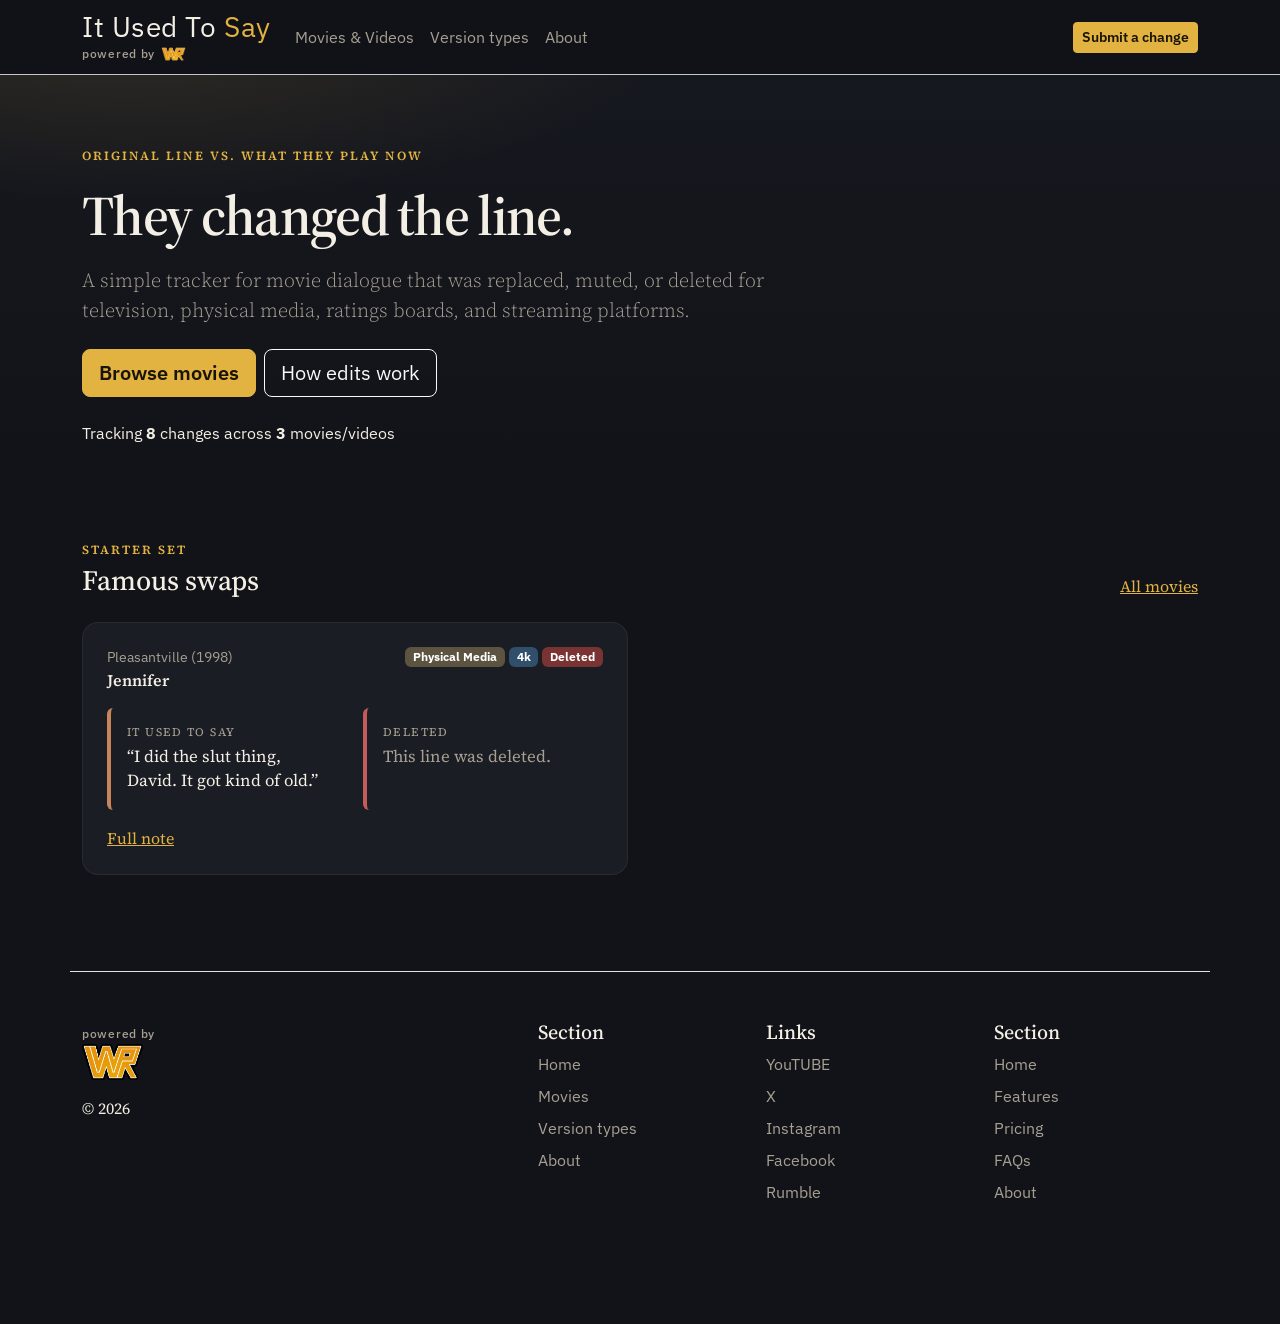
<file: index.html>
<!DOCTYPE html>
<html lang="en">
<head>
  <meta charset="utf-8">
  <meta name="viewport" content="width=device-width, initial-scale=1">
  <title>It Used To Say · Movie line changes</title>
  <meta name="description" content="A tracker for movie lines that were replaced, muted, or deleted for TV, physical media, and streaming.">
  <link rel="preconnect" href="https://fonts.googleapis.com">
  <link rel="preconnect" href="https://fonts.gstatic.com" crossorigin>
  <link href="https://fonts.googleapis.com/css2?family=IBM+Plex+Sans:wght@400;500;600&family=Source+Serif+4:opsz,wght@8..60,400;8..60,600&display=swap" rel="stylesheet">
  <link href="https://cdn.jsdelivr.net/npm/bootstrap@5.3.8/dist/css/bootstrap.min.css" rel="stylesheet" integrity="sha384-sRIl4kxILFvY47J16cr9ZwB07vP4J8+LH7qKQnuqkuIAvNWLzeN8tE5YBujZqJLB" crossorigin="anonymous">
  <link href="css/custom.css" rel="stylesheet">
</head>
<body data-page="home">
  <div data-partial="navbar"></div>

  <header class="hero">
    <div class="container">
      <p class="kicker mb-3">Original line vs. what they play now</p>
      <h1 class="display-4 mb-3">They changed the line.</h1>
      <p class="lead text-muted-2 col-lg-8">A simple tracker for movie dialogue that was replaced, muted, or deleted for television, physical media, ratings boards, and streaming platforms.</p>
      <div class="d-flex flex-wrap gap-2 mt-4">
        <a class="btn btn-lg btn-accent" href="movies.html">Browse movies</a>
        <a class="btn btn-lg btn-outline-light" href="versions.html">How edits work</a>
      </div>
      <p class="meta mt-4 mb-0">
        Tracking <strong id="stat-changes">—</strong> changes across <strong id="stat-movies">—</strong> movies/videos
      </p>
    </div>
  </header>

  <main class="container py-5">
    <div class="d-flex justify-content-between align-items-end mb-4">
      <div>
        <p class="kicker mb-1">Starter set</p>
        <h2 class="h3 mb-0">Famous swaps</h2>
      </div>
      <a href="movies.html">All movies</a>
    </div>
    <div id="featured" class="row g-4"></div>
  </main>

  <div data-partial="footer"></div>

  <script src="https://cdn.jsdelivr.net/npm/bootstrap@5.3.8/dist/js/bootstrap.bundle.min.js" integrity="sha384-FKyoEForCGlyvwx9Hj09JcYn3nv7wiPVlz7YYwJrWVcXK/BmnVDxM+D2scQbITxI" crossorigin="anonymous"></script>
  <script src="js/app.js"></script>
</body>
</html>
</file>
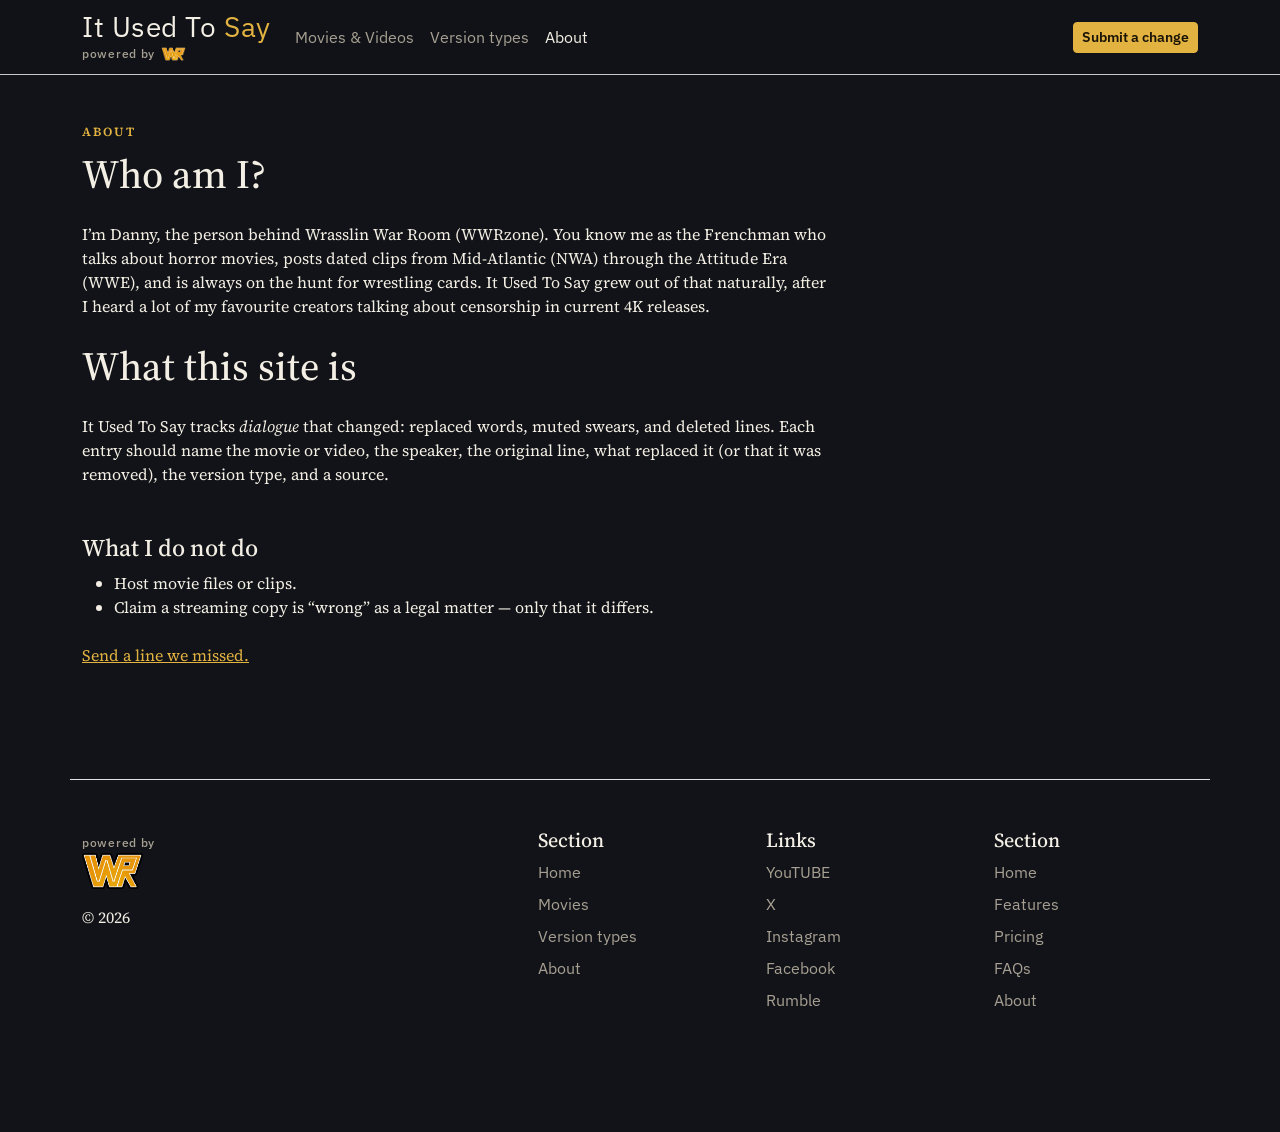
<file: about.html>
<!DOCTYPE html>
<html lang="en">
<head>
  <meta charset="utf-8">
  <meta name="viewport" content="width=device-width, initial-scale=1">
  <title>About · It Used To Say</title>
  <link rel="preconnect" href="https://fonts.googleapis.com">
  <link rel="preconnect" href="https://fonts.gstatic.com" crossorigin>
  <link href="https://fonts.googleapis.com/css2?family=IBM+Plex+Sans:wght@400;500;600&family=Source+Serif+4:opsz,wght@8..60,400;8..60,600&display=swap" rel="stylesheet">
  <link href="https://cdn.jsdelivr.net/npm/bootstrap@5.3.8/dist/css/bootstrap.min.css" rel="stylesheet" integrity="sha384-sRIl4kxILFvY47J16cr9ZwB07vP4J8+LH7qKQnuqkuIAvNWLzeN8tE5YBujZqJLB" crossorigin="anonymous">
  <link href="css/custom.css" rel="stylesheet">
</head>
<body data-page="about">
  <div data-partial="navbar"></div>

  <main class="container py-5">
    <p class="kicker mb-2">About</p>
    <h1 class="mb-4">Who am I?</h1>
    <div class="col-lg-8">
      I’m Danny, the person behind Wrasslin War Room (WWRzone). You know me as the Frenchman who talks about horror movies, posts dated clips from Mid-Atlantic (NWA) through the Attitude Era (WWE), and is always on the hunt for wrestling cards. <span>It Used To Say</span> grew out of that naturally, after I heard a lot of my favourite creators talking about censorship in current 4K releases.
    </div>
    <h1 class="mt-4 mb-4">What this site is</h1>
    <div class="col-lg-8">
      <p>It Used To Say tracks <em>dialogue</em> that changed: replaced words, muted swears, and deleted lines. Each entry should name the movie or video, the speaker, the original line, what replaced it (or that it was removed), the version type, and a source.</p>
      <h2 class="h4 mt-5">What I do not do</h2>
      <ul>
        <li>Host movie files or clips.</li>
        <li>Claim a streaming copy is “wrong” as a legal matter — only that it differs.</li>
      </ul>
      <p class="mt-4"><a href="submit.html">Send a line we missed.</a></p>
    </div>
  </main>

  <div data-partial="footer"></div>

  <script src="https://cdn.jsdelivr.net/npm/bootstrap@5.3.8/dist/js/bootstrap.bundle.min.js" integrity="sha384-FKyoEForCGlyvwx9Hj09JcYn3nv7wiPVlz7YYwJrWVcXK/BmnVDxM+D2scQbITxI" crossorigin="anonymous"></script>
  <script src="js/app.js"></script>
</body>
</html>
</file>
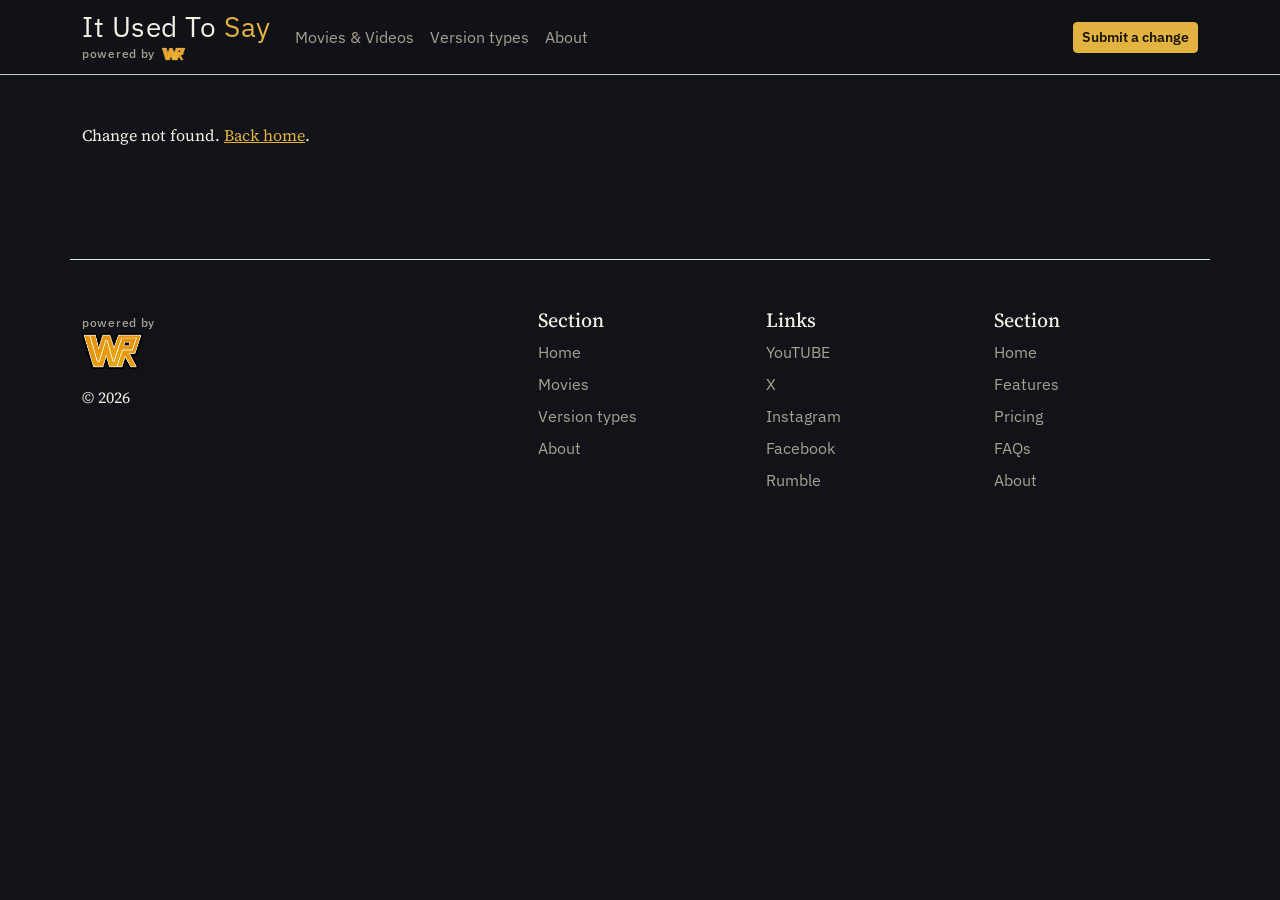
<file: change.html>
<!DOCTYPE html>
<html lang="en">
<head>
  <meta charset="utf-8">
  <meta name="viewport" content="width=device-width, initial-scale=1">
  <title>Line change · It Used To Say</title>
  <link rel="preconnect" href="https://fonts.googleapis.com">
  <link rel="preconnect" href="https://fonts.gstatic.com" crossorigin>
  <link href="https://fonts.googleapis.com/css2?family=IBM+Plex+Sans:wght@400;500;600&family=Source+Serif+4:opsz,wght@8..60,400;8..60,600&display=swap" rel="stylesheet">
  <link href="https://cdn.jsdelivr.net/npm/bootstrap@5.3.8/dist/css/bootstrap.min.css" rel="stylesheet" integrity="sha384-sRIl4kxILFvY47J16cr9ZwB07vP4J8+LH7qKQnuqkuIAvNWLzeN8tE5YBujZqJLB" crossorigin="anonymous">
  <link href="css/custom.css" rel="stylesheet">
</head>
<body data-page="change">
  <div data-partial="navbar"></div>

  <main class="container py-5">
    <div id="change-root"></div>
  </main>

  <div data-partial="footer"></div>

  <script src="https://cdn.jsdelivr.net/npm/bootstrap@5.3.8/dist/js/bootstrap.bundle.min.js" integrity="sha384-FKyoEForCGlyvwx9Hj09JcYn3nv7wiPVlz7YYwJrWVcXK/BmnVDxM+D2scQbITxI" crossorigin="anonymous"></script>
  <script src="js/app.js"></script>
</body>
</html>
</file>
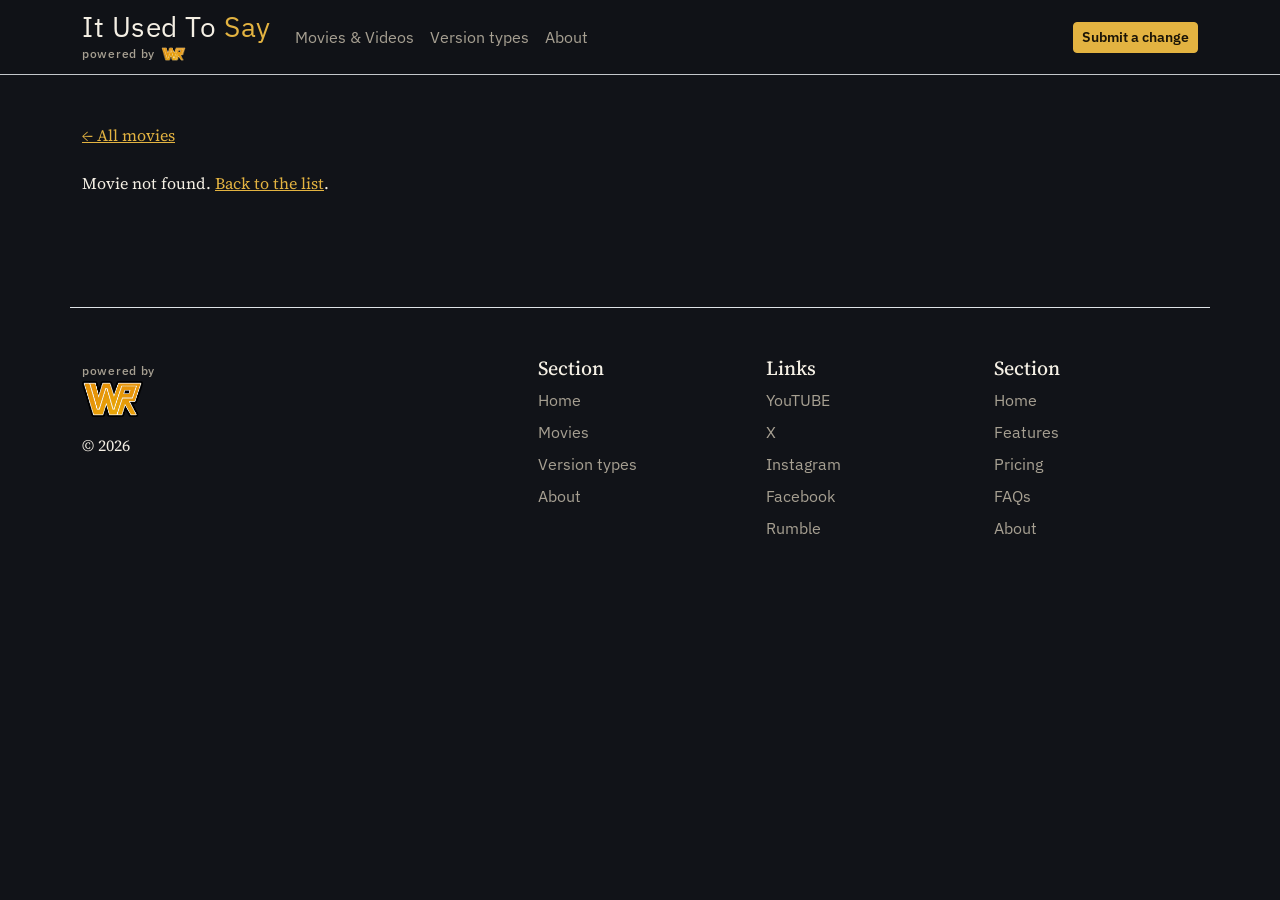
<file: movie.html>
<!DOCTYPE html>
<html lang="en">
<head>
  <meta charset="utf-8">
  <meta name="viewport" content="width=device-width, initial-scale=1">
  <title>Movie · It Used To Say</title>
  <link rel="preconnect" href="https://fonts.googleapis.com">
  <link rel="preconnect" href="https://fonts.gstatic.com" crossorigin>
  <link href="https://fonts.googleapis.com/css2?family=IBM+Plex+Sans:wght@400;500;600&family=Source+Serif+4:opsz,wght@8..60,400;8..60,600&display=swap" rel="stylesheet">
  <link href="https://cdn.jsdelivr.net/npm/bootstrap@5.3.8/dist/css/bootstrap.min.css" rel="stylesheet" integrity="sha384-sRIl4kxILFvY47J16cr9ZwB07vP4J8+LH7qKQnuqkuIAvNWLzeN8tE5YBujZqJLB" crossorigin="anonymous">
  <link href="css/custom.css" rel="stylesheet">
</head>
<body data-page="movie">
  <div data-partial="navbar"></div>

  <main class="container py-5">
    <p class="mb-4"><a href="movies.html">← All movies</a></p>
    <div id="movie-root"></div>
  </main>

  <div data-partial="footer"></div>

  <script src="https://cdn.jsdelivr.net/npm/bootstrap@5.3.8/dist/js/bootstrap.bundle.min.js" integrity="sha384-FKyoEForCGlyvwx9Hj09JcYn3nv7wiPVlz7YYwJrWVcXK/BmnVDxM+D2scQbITxI" crossorigin="anonymous"></script>
  <script src="js/app.js"></script>
</body>
</html>
</file>
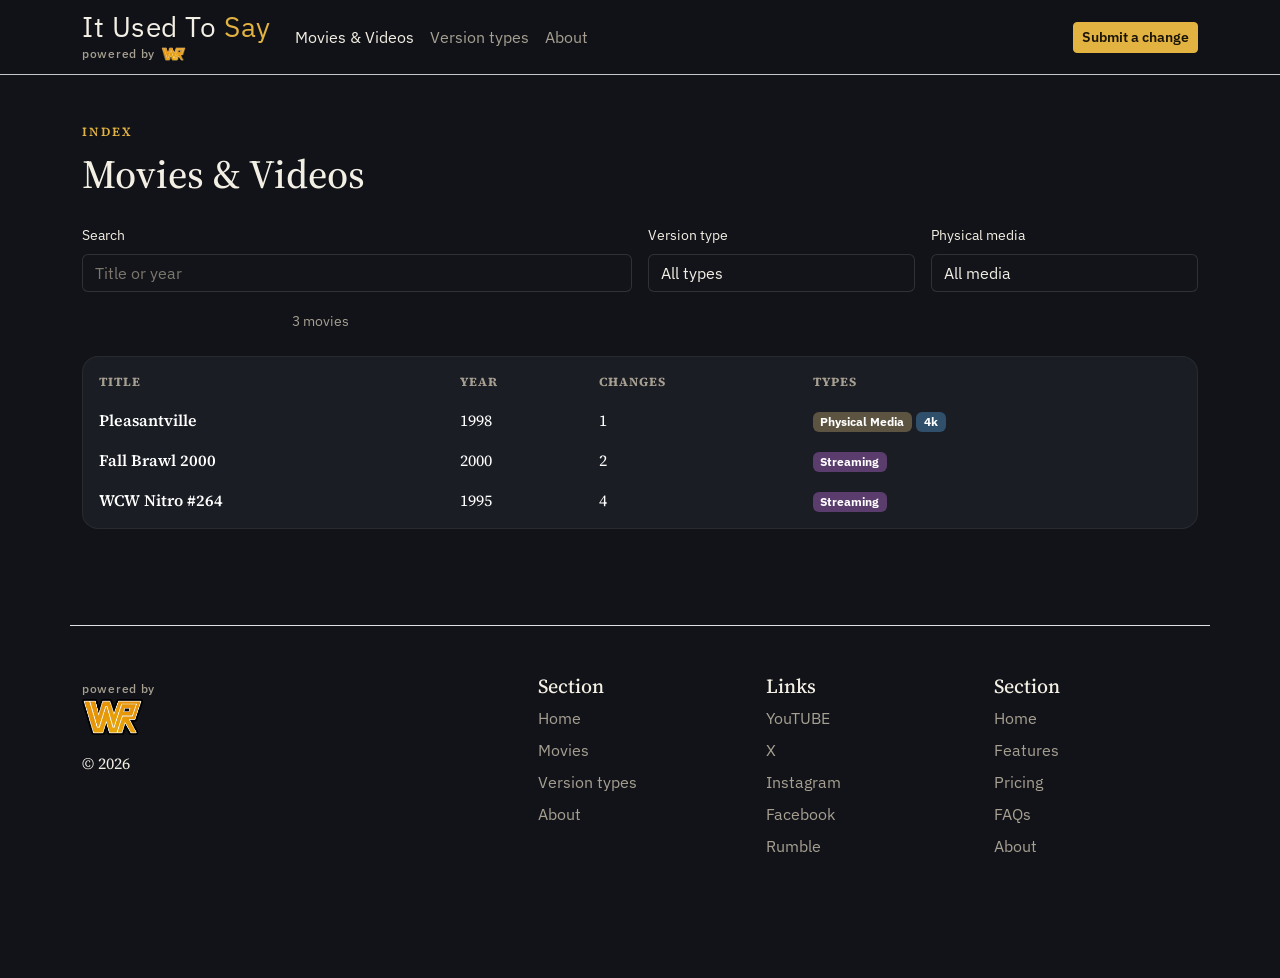
<file: movies.html>
<!DOCTYPE html>
<html lang="en">
<head>
  <meta charset="utf-8">
  <meta name="viewport" content="width=device-width, initial-scale=1">
  <title>Movies · It Used To Say</title>
  <link rel="preconnect" href="https://fonts.googleapis.com">
  <link rel="preconnect" href="https://fonts.gstatic.com" crossorigin>
  <link href="https://fonts.googleapis.com/css2?family=IBM+Plex+Sans:wght@400;500;600&family=Source+Serif+4:opsz,wght@8..60,400;8..60,600&display=swap" rel="stylesheet">
  <link href="https://cdn.jsdelivr.net/npm/bootstrap@5.3.8/dist/css/bootstrap.min.css" rel="stylesheet" integrity="sha384-sRIl4kxILFvY47J16cr9ZwB07vP4J8+LH7qKQnuqkuIAvNWLzeN8tE5YBujZqJLB" crossorigin="anonymous">
  <link href="css/custom.css" rel="stylesheet">
</head>
<body data-page="movies">
  <div data-partial="navbar"></div>

  <main class="container py-5">
    <p class="kicker mb-2">Index</p>
    <h1 class="mb-4">Movies & Videos</h1>
    <div class="row g-3 align-items-end mb-4">
      <div class="col-md-6">
        <label class="form-label meta small" for="q">Search</label>
        <input class="form-control" id="q" type="search" placeholder="Title or year">
      </div>
      <div class="col-md-3">
        <label class="form-label meta small" for="type">Version type</label>
        <select class="form-select" id="type">
          <option value="">All types</option>
          <option value="tv">TV</option>
          <option value="physical">Physical Media</option>
          <option value="streaming">Streaming</option>
          <option value="rating">Ratings cut</option>
          <option value="regional">Regional</option>
        </select>
      </div>
      <div class="col-md-3">
        <label class="form-label meta small" for="medium">Physical media</label>
        <select class="form-select" id="medium">
          <option value="">All media</option>
          <option value="4k">4K UHD</option>
          <option value="bluray">Blu-ray</option>
          <option value="dvd">DVD</option>
          <option value="vhs">VHS</option>
        </select>
      </div>
      <div class="col-md-3 text-md-end">
        <span id="movie-count" class="text-muted-2 meta small"></span>
      </div>
    </div>
    <div class="table-responsive line-card p-2">
      <table class="table table-borderless align-middle mb-0">
        <thead>
          <tr>
            <th>Title</th>
            <th>Year</th>
            <th>Changes</th>
            <th>Types</th>
          </tr>
        </thead>
        <tbody id="movie-rows"></tbody>
      </table>
    </div>
  </main>

  <div data-partial="footer"></div>

  <script src="https://cdn.jsdelivr.net/npm/bootstrap@5.3.8/dist/js/bootstrap.bundle.min.js" integrity="sha384-FKyoEForCGlyvwx9Hj09JcYn3nv7wiPVlz7YYwJrWVcXK/BmnVDxM+D2scQbITxI" crossorigin="anonymous"></script>
  <script src="js/app.js"></script>
</body>
</html>
</file>
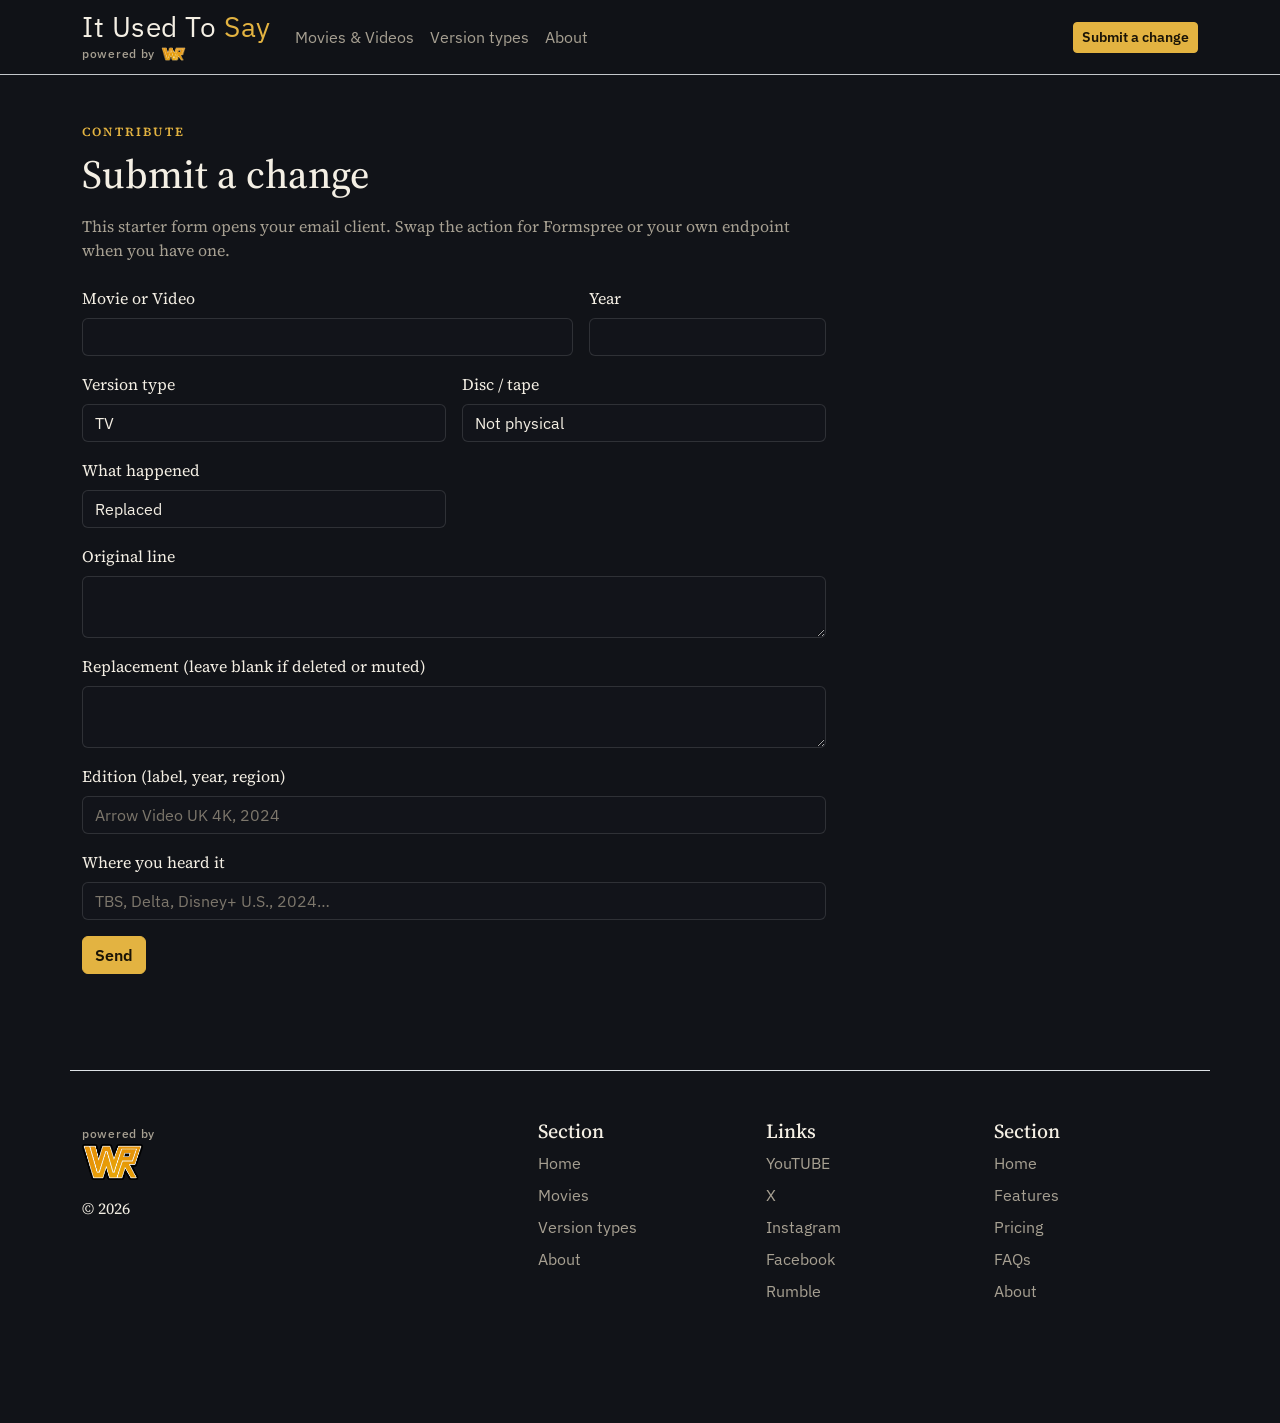
<file: submit.html>
<!DOCTYPE html>
<html lang="en">
<head>
  <meta charset="utf-8">
  <meta name="viewport" content="width=device-width, initial-scale=1">
  <title>Submit a change · It Used To Say</title>
  <link rel="preconnect" href="https://fonts.googleapis.com">
  <link rel="preconnect" href="https://fonts.gstatic.com" crossorigin>
  <link href="https://fonts.googleapis.com/css2?family=IBM+Plex+Sans:wght@400;500;600&family=Source+Serif+4:opsz,wght@8..60,400;8..60,600&display=swap" rel="stylesheet">
  <link href="https://cdn.jsdelivr.net/npm/bootstrap@5.3.8/dist/css/bootstrap.min.css" rel="stylesheet" integrity="sha384-sRIl4kxILFvY47J16cr9ZwB07vP4J8+LH7qKQnuqkuIAvNWLzeN8tE5YBujZqJLB" crossorigin="anonymous">
  <link href="css/custom.css" rel="stylesheet">
</head>
<body data-page="submit">
  <div data-partial="navbar"></div>

  <main class="container py-5">
    <p class="kicker mb-2">Contribute</p>
    <h1 class="mb-3">Submit a change</h1>
    <p class="text-muted-2 col-lg-8 mb-4">This starter form opens your email client. Swap the action for Formspree or your own endpoint when you have one.</p>

    <form class="col-lg-8" action="mailto:tips@example.com" method="post" enctype="text/plain">
      <div class="row g-3">
        <div class="col-md-8">
          <label class="form-label" for="movie">Movie or Video</label>
          <input class="form-control" id="movie" name="movie" required>
        </div>
        <div class="col-md-4">
          <label class="form-label" for="year">Year</label>
          <input class="form-control" id="year" name="year" inputmode="numeric">
        </div>
        <div class="col-md-6">
          <label class="form-label" for="type">Version type</label>
          <select class="form-select" id="type" name="type">
            <option value="tv">TV</option>
            <option value="physical">Physical Media</option>
            <option value="streaming">Streaming</option>
            <option value="rating">Ratings cut</option>
            <option value="regional">Regional</option>
          </select>
        </div>
        <div class="col-md-6">
          <label class="form-label" for="medium">Disc / tape</label>
          <select class="form-select" id="medium" name="medium">
            <option value="">Not physical</option>
            <option value="4k">4K UHD</option>
            <option value="bluray">Blu-ray</option>
            <option value="dvd">DVD</option>
            <option value="vhs">VHS</option>
          </select>
        </div>
        <div class="col-md-6">
          <label class="form-label" for="action">What happened</label>
          <select class="form-select" id="action" name="action">
            <option value="replaced">Replaced</option>
            <option value="deleted">Deleted</option>
            <option value="muted">Muted</option>
          </select>
        </div>
        <div class="col-12">
          <label class="form-label" for="original">Original line</label>
          <textarea class="form-control" id="original" name="original" rows="2" required></textarea>
        </div>
        <div class="col-12">
          <label class="form-label" for="replacement">Replacement (leave blank if deleted or muted)</label>
          <textarea class="form-control" id="replacement" name="replacement" rows="2"></textarea>
        </div>
        <div class="col-12">
          <label class="form-label" for="edition">Edition (label, year, region)</label>
          <input class="form-control" id="edition" name="edition" placeholder="Arrow Video UK 4K, 2024">
        </div>
        <div class="col-12">
          <label class="form-label" for="source">Where you heard it</label>
          <input class="form-control" id="source" name="source" placeholder="TBS, Delta, Disney+ U.S., 2024…">
        </div>
        <div class="col-12">
          <button class="btn btn-accent" type="submit">Send</button>
        </div>
      </div>
    </form>
  </main>

  <div data-partial="footer"></div>

  <script src="https://cdn.jsdelivr.net/npm/bootstrap@5.3.8/dist/js/bootstrap.bundle.min.js" integrity="sha384-FKyoEForCGlyvwx9Hj09JcYn3nv7wiPVlz7YYwJrWVcXK/BmnVDxM+D2scQbITxI" crossorigin="anonymous"></script>
  <script src="js/app.js"></script>
</body>
</html>
</file>
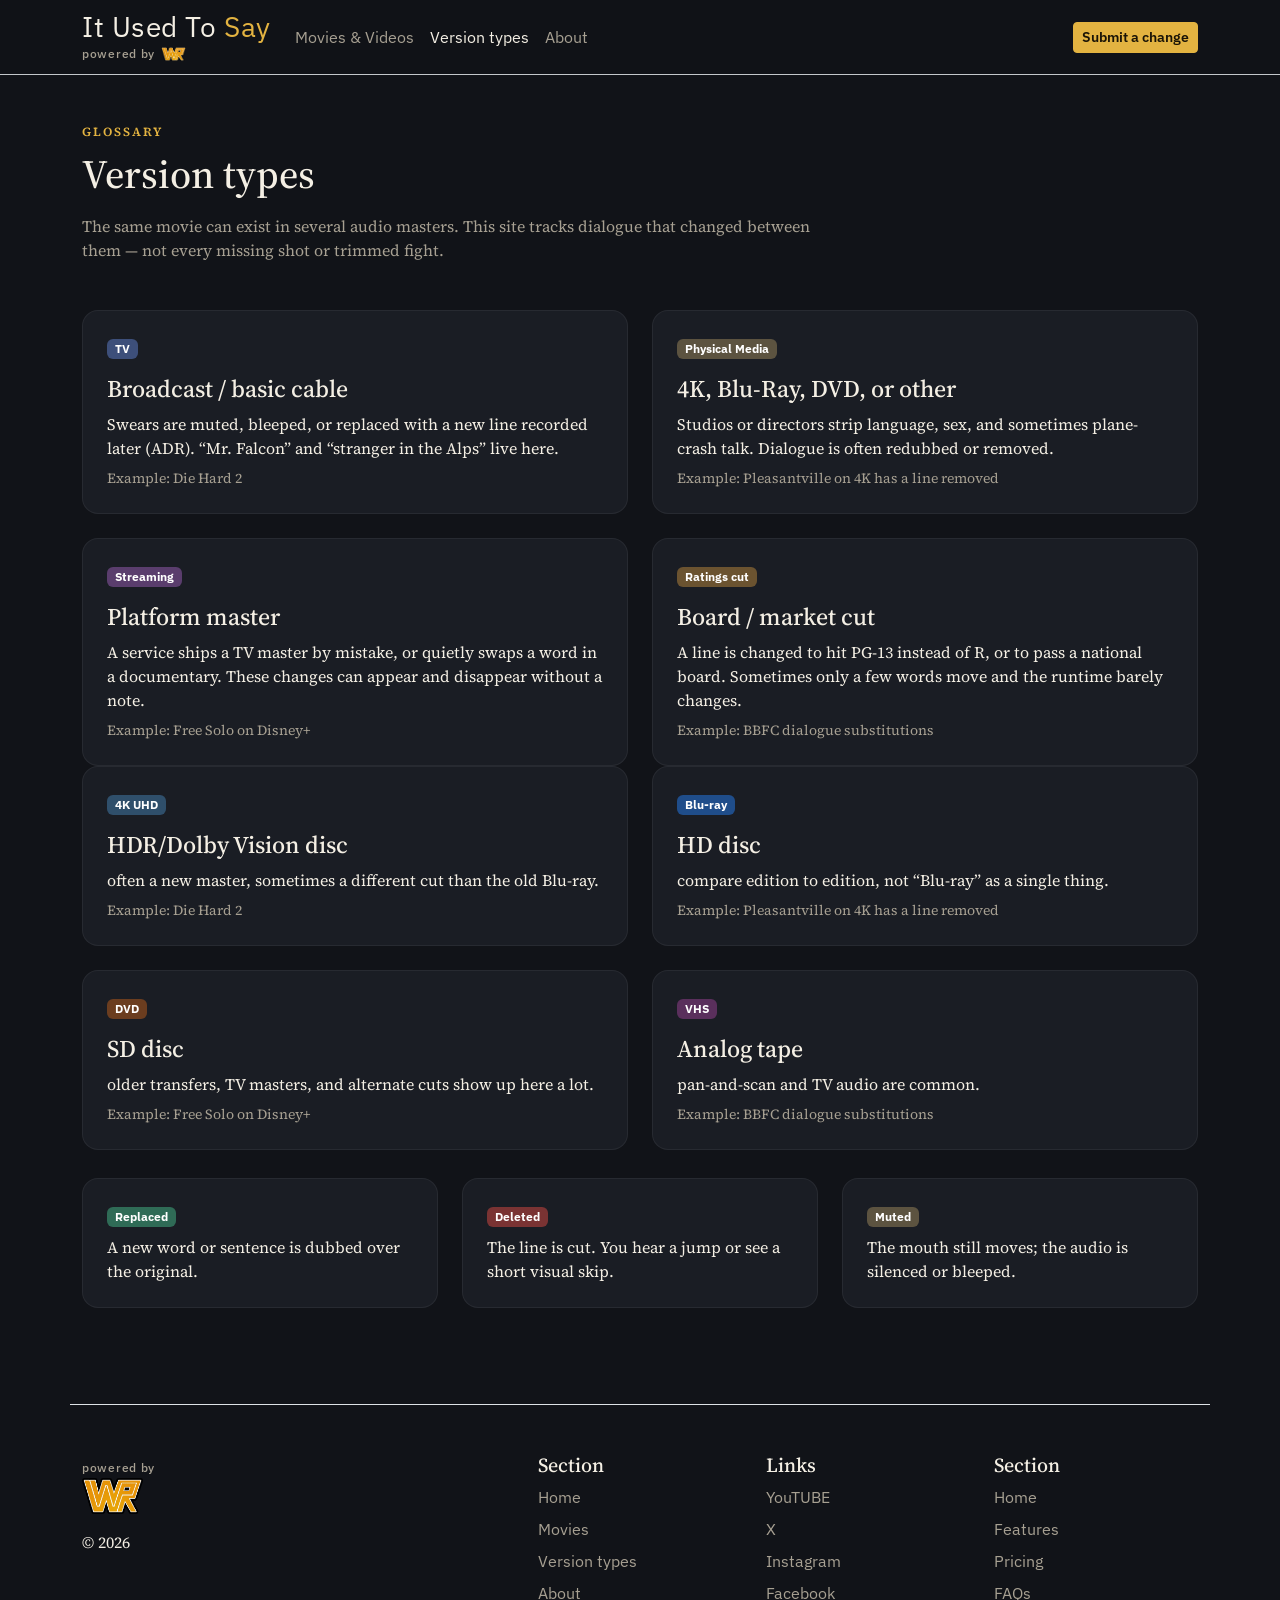
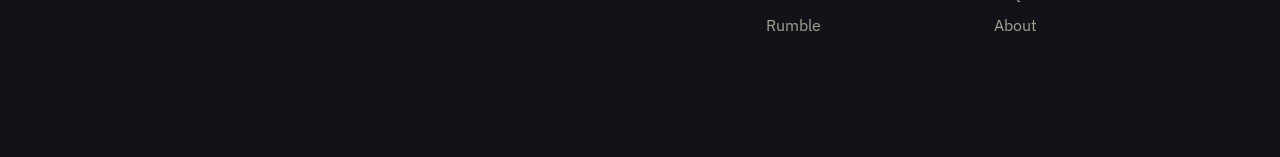
<file: versions.html>
<!DOCTYPE html>
<html lang="en">
<head>
  <meta charset="utf-8">
  <meta name="viewport" content="width=device-width, initial-scale=1">
  <title>Version types · It Used To Say</title>
  <link rel="preconnect" href="https://fonts.googleapis.com">
  <link rel="preconnect" href="https://fonts.gstatic.com" crossorigin>
  <link href="https://fonts.googleapis.com/css2?family=IBM+Plex+Sans:wght@400;500;600&family=Source+Serif+4:opsz,wght@8..60,400;8..60,600&display=swap" rel="stylesheet">
  <link href="https://cdn.jsdelivr.net/npm/bootstrap@5.3.8/dist/css/bootstrap.min.css" rel="stylesheet" integrity="sha384-sRIl4kxILFvY47J16cr9ZwB07vP4J8+LH7qKQnuqkuIAvNWLzeN8tE5YBujZqJLB" crossorigin="anonymous">
  <link href="css/custom.css" rel="stylesheet">
</head>
<body data-page="versions">
  <div data-partial="navbar"></div>

  <main class="container py-5">
    <p class="kicker mb-2">Glossary</p>
    <h1 class="mb-3">Version types</h1>
    <p class="text-muted-2 col-lg-8 mb-5">The same movie can exist in several audio masters. This site tracks dialogue that changed between them — not every missing shot or trimmed fight.</p>

    <div class="row g-4">
      <div class="col-md-6">
        <article class="version-card p-4 h-100">
          <span class="badge badge-tv mb-3">TV</span>
          <h2 class="h4">Broadcast / basic cable</h2>
          <p class="mb-2">Swears are muted, bleeped, or replaced with a new line recorded later (ADR). “Mr. Falcon” and “stranger in the Alps” live here.</p>
          <p class="small text-muted-2 mb-0">Example: Die Hard 2</p>
        </article>
      </div>
      <div class="col-md-6">
        <article class="version-card p-4 h-100">
          <span class="badge badge-physical mb-3">Physical Media</span>
          <h2 class="h4">4K, Blu-Ray, DVD, or other</h2>
          <p class="mb-2">Studios or directors strip language, sex, and sometimes plane-crash talk. Dialogue is often redubbed or removed.</p>
          <p class="small text-muted-2 mb-0">Example: Pleasantville on 4K has a line removed</p>
        </article>
      </div>
      <div class="col-md-6">
        <article class="version-card p-4 h-100">
          <span class="badge badge-streaming mb-3">Streaming</span>
          <h2 class="h4">Platform master</h2>
          <p class="mb-2">A service ships a TV master by mistake, or quietly swaps a word in a documentary. These changes can appear and disappear without a note.</p>
          <p class="small text-muted-2 mb-0">Example: Free Solo on Disney+</p>
        </article>
      </div>
      <div class="col-md-6">
        <article class="version-card p-4 h-100">
          <span class="badge badge-rating mb-3">Ratings cut</span>
          <h2 class="h4">Board / market cut</h2>
          <p class="mb-2">A line is changed to hit PG-13 instead of R, or to pass a national board. Sometimes only a few words move and the runtime barely changes.</p>
          <p class="small text-muted-2 mb-0">Example: BBFC dialogue substitutions</p>
        </article>
      </div>
    </div>

    <div class="row g-4">
      <div class="col-md-6">
        <article class="version-card p-4 h-100">
          <span class="badge badge-4k mb-3">4K UHD</span>
          <h2 class="h4">HDR/Dolby Vision disc</h2>
          <p class="mb-2">often a new master, sometimes a different cut than the old Blu-ray.</p>
          <p class="small text-muted-2 mb-0">Example: Die Hard 2</p>
        </article>
      </div>
      <div class="col-md-6">
        <article class="version-card p-4 h-100">
          <span class="badge badge-bluray mb-3">Blu-ray</span>
          <h2 class="h4">HD disc</h2>
          <p class="mb-2">compare edition to edition, not “Blu-ray” as a single thing.</p>
          <p class="small text-muted-2 mb-0">Example: Pleasantville on 4K has a line removed</p>
        </article>
      </div>
      <div class="col-md-6">
        <article class="version-card p-4 h-100">
          <span class="badge badge-dvd mb-3">DVD</span>
          <h2 class="h4">SD disc</h2>
          <p class="mb-2">older transfers, TV masters, and alternate cuts show up here a lot.</p>
          <p class="small text-muted-2 mb-0">Example: Free Solo on Disney+</p>
        </article>
      </div>
      <div class="col-md-6">
        <article class="version-card p-4 h-100">
          <span class="badge badge-vhs mb-3">VHS</span>
          <h2 class="h4">Analog tape</h2>
          <p class="mb-2">pan-and-scan and TV audio are common.</p>
          <p class="small text-muted-2 mb-0">Example: BBFC dialogue substitutions</p>
        </article>
      </div>
    </div>

    <div class="row g-4 mt-1">
      <div class="col-md-4">
        <article class="version-card p-4 h-100">
          <span class="badge badge-replaced mb-2">Replaced</span>
          <p class="mb-0">A new word or sentence is dubbed over the original.</p>
        </article>
      </div>
      <div class="col-md-4">
        <article class="version-card p-4 h-100">
          <span class="badge badge-deleted mb-2">Deleted</span>
          <p class="mb-0">The line is cut. You hear a jump or see a short visual skip.</p>
        </article>
      </div>
      <div class="col-md-4">
        <article class="version-card p-4 h-100">
          <span class="badge badge-muted mb-2">Muted</span>
          <p class="mb-0">The mouth still moves; the audio is silenced or bleeped.</p>
        </article>
      </div>
    </div>
  </main>

  <div data-partial="footer"></div>

  <script src="https://cdn.jsdelivr.net/npm/bootstrap@5.3.8/dist/js/bootstrap.bundle.min.js" integrity="sha384-FKyoEForCGlyvwx9Hj09JcYn3nv7wiPVlz7YYwJrWVcXK/BmnVDxM+D2scQbITxI" crossorigin="anonymous"></script>
  <script src="js/app.js"></script>
</body>
</html>
</file>
<file: css/custom.css>
:root {
  --ius-bg: #111318;
  --ius-bg-2: #1a1d24;
  --ius-ink: #f4efe4;
  --ius-muted: #a7a092;
  --ius-accent: #e3b341;
  --ius-original: #c9845a;
  --ius-replacement: #6aa38a;
  --ius-deleted: #c45b5b;
}

html { scroll-behavior: smooth; }

body {
  background: var(--ius-bg);
  color: var(--ius-ink);
  font-family: "Source Serif 4", Georgia, "Times New Roman", serif;
  min-height: 100vh;
}

.sans,
.navbar,
.btn,
.form-control,
.form-select,
.badge,
.nav-link,
.footer,
.meta {
  font-family: "IBM Plex Sans", system-ui, sans-serif;
}

.navbar {
  background: rgba(17, 19, 24, 0.92) !important;
  backdrop-filter: blur(10px);
}

.navbar-brand {
  font-size: 1.75rem;
  letter-spacing: 0.02em;
  color: var(--ius-ink) !important;
}

.brand-title span {
  color: var(--ius-accent);
}

.brand-powered {
  display: inline-flex;
  align-items: center;
  gap: 0.35rem;
  margin-top: 0.35rem;
  font-size: 0.75rem;
  font-weight: 500;
  letter-spacing: 0.06em;
  text-transform: lowercase;
  color: var(--ius-muted);
  font-family: "IBM Plex Sans", system-ui, sans-serif;
}

.brand-logo {
  height: 0.93rem;
  width: auto;
}

.nav-link { color: var(--ius-muted) !important; }
.nav-link:hover, .nav-link.active { color: var(--ius-ink) !important; }

.hero {
  padding: 4.5rem 0 3rem;
  background:
    radial-gradient(900px 280px at 10% -10%, rgba(227, 179, 65, 0.12), transparent 60%),
    linear-gradient(180deg, #16181f 0%, var(--ius-bg) 100%);
}

.hero h1 {
  font-weight: 600;
  letter-spacing: -0.03em;
}

.kicker {
  color: var(--ius-accent);
  text-transform: uppercase;
  letter-spacing: 0.16em;
  font-size: 0.78rem;
  font-weight: 600;
}

.line-card {
  background: var(--ius-bg-2);
  border: 1px solid rgba(255, 255, 255, 0.06);
  border-radius: 1rem;
  height: 100%;
}

.line-quote {
  font-size: 1.05rem;
  line-height: 1.45;
}

.line-original { border-left: 4px solid var(--ius-original); }
.line-replacement { border-left: 4px solid var(--ius-replacement); }
.line-deleted { border-left: 4px solid var(--ius-deleted); }

.compare-label {
  font-size: 0.72rem;
  letter-spacing: 0.12em;
  text-transform: uppercase;
  color: var(--ius-muted);
}

.badge-tv { background: #3d4f7a; }
.badge-physical { background: #3a5d58; }
.badge-streaming { background: #5a3d6d; }
.badge-rating { background: #6b5330; }
.badge-regional { background: #4a5560; }
.badge-replaced { background: #2f6b56; }
.badge-deleted { background: #7a3333; }
.badge-muted { background: #5c5340; }

.badge-physical { background: #5c5340; }
.badge-4k { background: #2f4f6b; }
.badge-bluray { background: #1f4d8a; }
.badge-dvd { background: #6b3d1f; }
.badge-vhs { background: #5a2f5c; }

.movie-row { cursor: pointer; }
.movie-row:hover { background: rgba(255, 255, 255, 0.04); }

.form-control,
.form-select {
  background: #12141a;
  border-color: rgba(255, 255, 255, 0.12);
  color: var(--ius-ink);
}

.form-control:focus,
.form-select:focus {
  background: #12141a;
  color: var(--ius-ink);
  border-color: var(--ius-accent);
  box-shadow: 0 0 0 0.2rem rgba(227, 179, 65, 0.2);
}

.form-control::placeholder { color: #7d776c; }

.table { --bs-table-bg: transparent; color: var(--ius-ink); }
.table thead th {
  color: var(--ius-muted);
  font-size: 0.78rem;
  text-transform: uppercase;
  letter-spacing: 0.08em;
}

.footer {
  color: var(--ius-muted);
  border-top: 1px solid rgba(255, 255, 255, 0.06);
}

.version-card {
  background: var(--ius-bg-2);
  border: 1px solid rgba(255, 255, 255, 0.06);
  border-radius: 1rem;
}

.text-muted-2 { color: var(--ius-muted) !important; }

a { color: var(--ius-accent); }
a:hover { color: #f0cc72; }

.btn-accent {
  background: var(--ius-accent);
  border-color: var(--ius-accent);
  color: #1a1406;
  font-weight: 600;
}

.btn-accent:hover {
  background: #f0cc72;
  border-color: #f0cc72;
  color: #1a1406;
}
</file>
